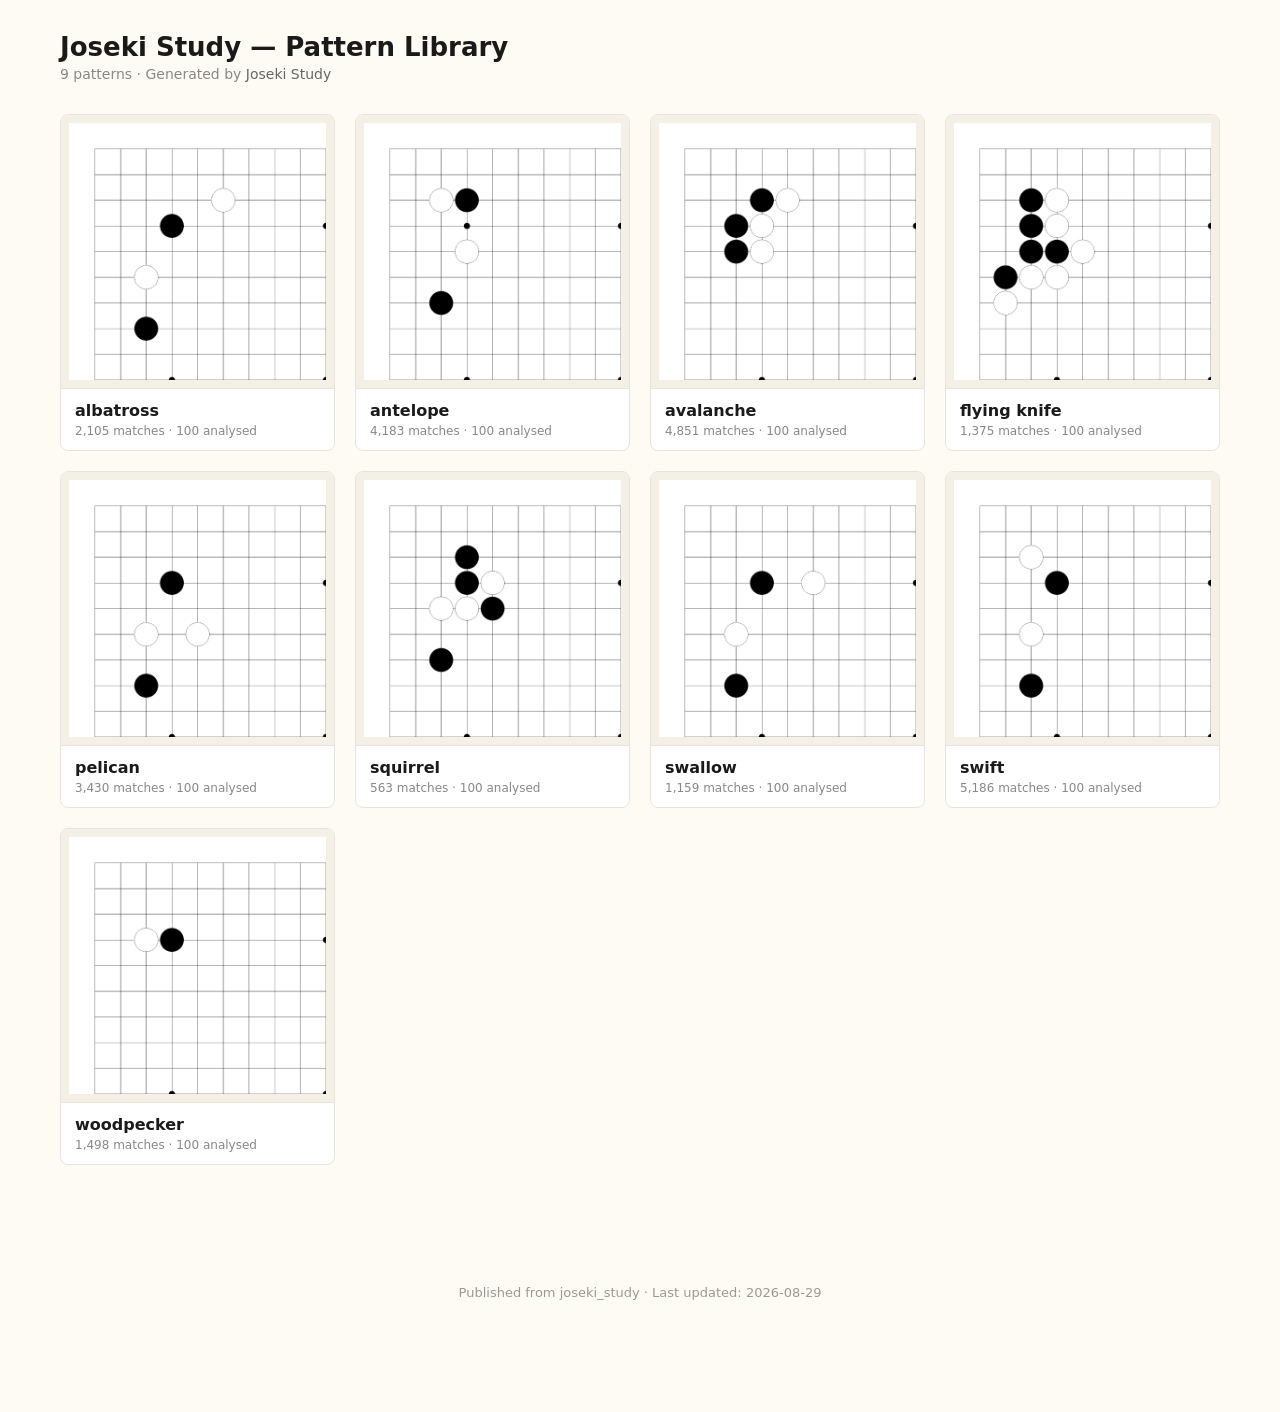
<file: index.html>
<!DOCTYPE html>
<html lang="en">
<head>
<meta charset="utf-8">
<meta name="viewport" content="width=device-width, initial-scale=1.0">
<title>Joseki Study &mdash; Pattern Library</title>
<style>
* { margin: 0; padding: 0; box-sizing: border-box; }
::selection { background: #D67A60; color: #fff; }
body {
  font-family: 'Inter', 'Source Sans Pro', 'Segoe UI', system-ui, sans-serif;
  color: #292929; background: #FEFBF5;
  max-width: 1200px; margin: 0 auto; padding: 32px 20px;
  -webkit-font-smoothing: antialiased;
}
h1 { font-size: 26px; margin-bottom: 4px; color: #1a1a1a; }
.site-subtitle { color: #888; font-size: 14px; margin-bottom: 32px; }
.site-subtitle a { color: #666; text-decoration: none; transition: color 0.2s; }
.site-subtitle a:hover { color: #D67A60; text-decoration: underline; text-underline-offset: 4px; }
.card-grid {
  display: grid;
  grid-template-columns: repeat(auto-fill, minmax(240px, 1fr));
  gap: 20px;
}
.card {
  background: #fff;
  border: 1px solid #e8e4dd;
  border-radius: 8px;
  overflow: hidden;
  transition: box-shadow 0.2s, border-color 0.2s;
  text-decoration: none;
  color: inherit;
  display: flex;
  flex-direction: column;
}
.card:hover { box-shadow: 0 4px 16px rgba(0,0,0,0.08); border-color: #D67A60; }
.card-img {
  width: 100%;
  aspect-ratio: 1;
  object-fit: contain;
  background: #f5f0e6;
  padding: 8px;
}
.card-body {
  padding: 12px 14px;
  border-top: 1px solid #e8e4dd;
}
.card-title { font-size: 16px; font-weight: 600; margin-bottom: 4px; color: #1a1a1a; }
.card-meta { font-size: 12px; color: #888; }
.footer {
  margin-top: 60px;
  padding: 60px 40px 80px;
  font-size: 13px;
  color: #999;
  text-align: center;
}
@media (max-width: 600px) {
  .card-grid { grid-template-columns: 1fr 1fr; gap: 12px; }
}
</style>
</head>
<body>
<h1>Joseki Study &mdash; Pattern Library</h1>
<p class="site-subtitle">
  9 patterns &middot; Generated by
  <a href="https://github.com/mikekyle/joseki_study">Joseki Study</a>
</p>

<div class="card-grid">
  <a class="card" href="albatross.html">
    <img class="card-img" src="[data-uri]" alt="albatross">
    <div class="card-body">
      <div class="card-title">albatross</div>
      <div class="card-meta">2,105 matches &middot; 100 analysed</div>
    </div>
  </a>
  <a class="card" href="antelope.html">
    <img class="card-img" src="[data-uri]" alt="antelope">
    <div class="card-body">
      <div class="card-title">antelope</div>
      <div class="card-meta">4,183 matches &middot; 100 analysed</div>
    </div>
  </a>
  <a class="card" href="avalanche.html">
    <img class="card-img" src="[data-uri]" alt="avalanche">
    <div class="card-body">
      <div class="card-title">avalanche</div>
      <div class="card-meta">4,851 matches &middot; 100 analysed</div>
    </div>
  </a>
  <a class="card" href="flying_knife.html">
    <img class="card-img" src="[data-uri]" alt="flying knife">
    <div class="card-body">
      <div class="card-title">flying knife</div>
      <div class="card-meta">1,375 matches &middot; 100 analysed</div>
    </div>
  </a>
  <a class="card" href="pelican.html">
    <img class="card-img" src="[data-uri]" alt="pelican">
    <div class="card-body">
      <div class="card-title">pelican</div>
      <div class="card-meta">3,430 matches &middot; 100 analysed</div>
    </div>
  </a>
  <a class="card" href="squirrel.html">
    <img class="card-img" src="[data-uri]" alt="squirrel">
    <div class="card-body">
      <div class="card-title">squirrel</div>
      <div class="card-meta">563 matches &middot; 100 analysed</div>
    </div>
  </a>
  <a class="card" href="swallow.html">
    <img class="card-img" src="[data-uri]" alt="swallow">
    <div class="card-body">
      <div class="card-title">swallow</div>
      <div class="card-meta">1,159 matches &middot; 100 analysed</div>
    </div>
  </a>
  <a class="card" href="swift.html">
    <img class="card-img" src="[data-uri]" alt="swift">
    <div class="card-body">
      <div class="card-title">swift</div>
      <div class="card-meta">5,186 matches &middot; 100 analysed</div>
    </div>
  </a>
  <a class="card" href="woodpecker.html">
    <img class="card-img" src="[data-uri]" alt="woodpecker">
    <div class="card-body">
      <div class="card-title">woodpecker</div>
      <div class="card-meta">1,498 matches &middot; 100 analysed</div>
    </div>
  </a>
</div>

<p class="footer">Published from joseki_study &middot; Last updated: 2026-08-29</p>
</body>
</html>
</file>
